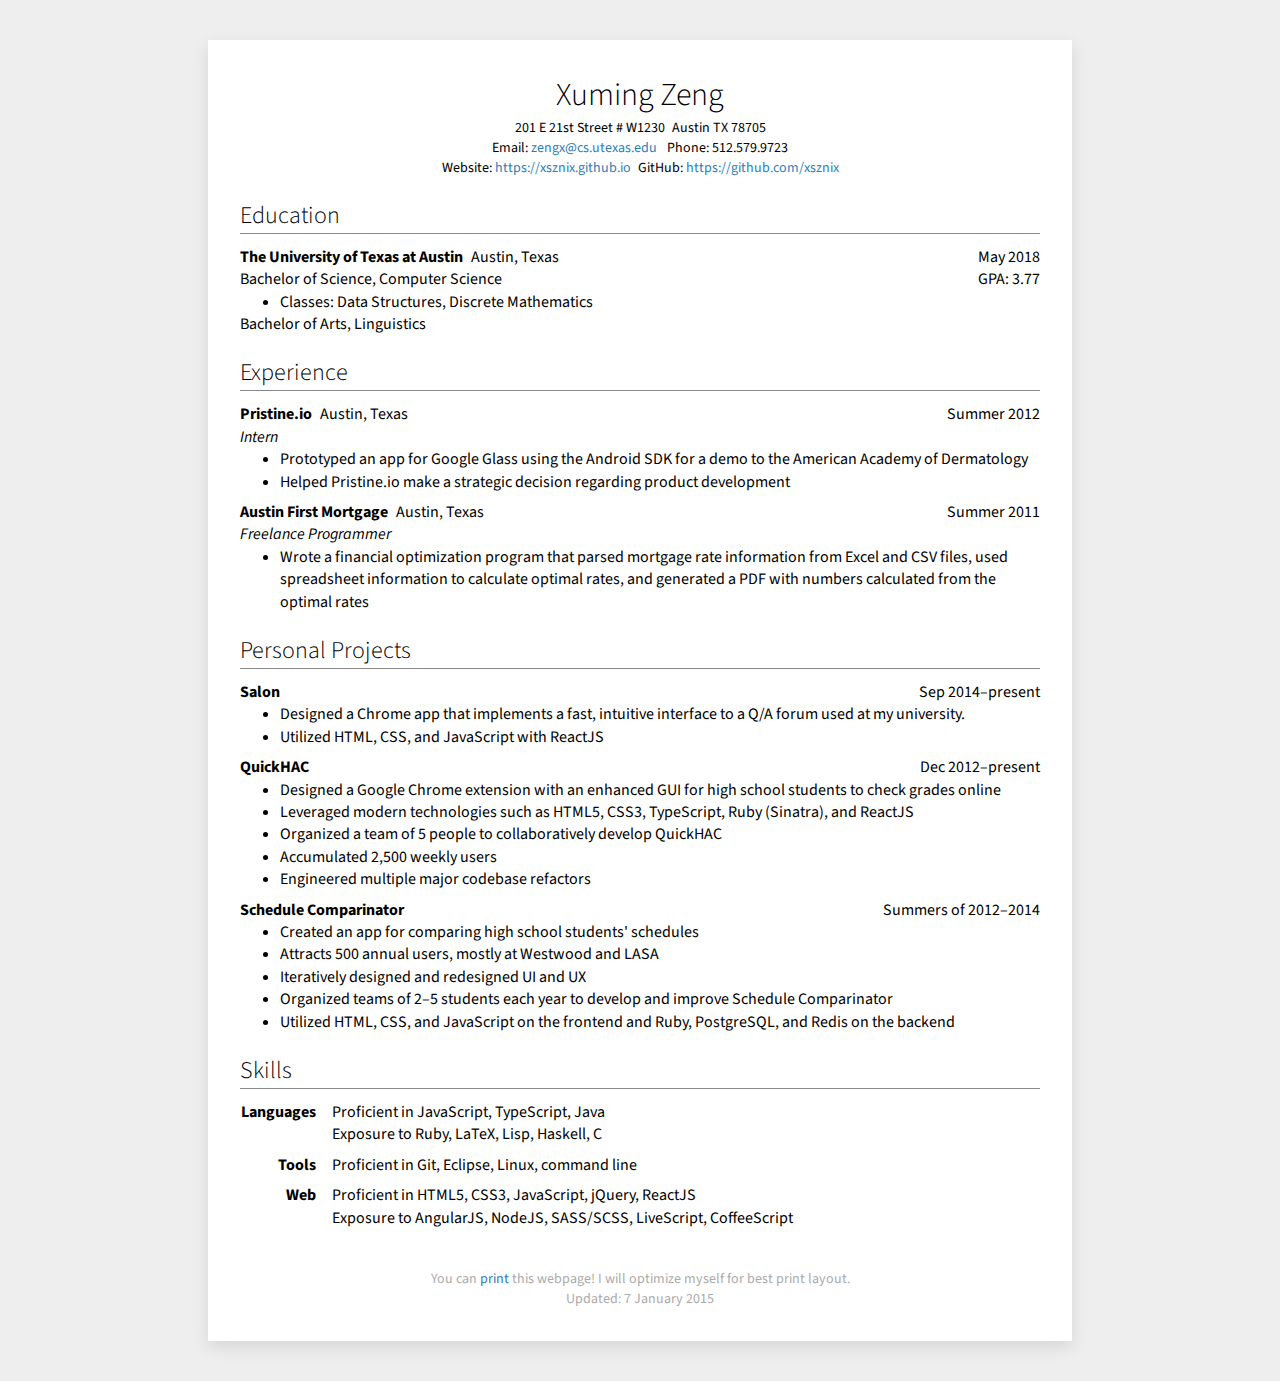
<file: resume/index.html>
<!doctype html>
<html>
<head>
	<title>Xuming Zeng's Résumé</title>
	<meta charset="utf-8">
	<meta name="viewport" content="width=device-width, user-scalable=yes">
	<link rel="stylesheet" href="index.css">
</head>
<body>
	<main>
		<header>
			<h1 id="name">Xuming Zeng</h1>
			<div id="personal">
				201 E 21st Street # W1230&ensp;Austin TX 78705<br>
				Email: <a href="mailto:zengx@cs.utexas.edu">zengx@cs.utexas.edu</a>
					&ensp;Phone: 512.579.9723<br>
				<div id="links">
					<span>Website: <a href="http://xsznix.github.io">https://xsznix.github.io</a></span>
					&ensp;<span>GitHub: <a href="http://github.com/xsznix">https://github.com/xsznix</a></span>
				</div>
			</div>
		</header>

		<h2>Education</h2>
		<section>
			<p><b>The University of Texas at Austin</b>&ensp;Austin, Texas
				<span class="right">May 2018</span><br>
			Bachelor of Science, Computer Science
				<span class="right">GPA: 3.77</span></p>
			<ul>
				<li>Classes: Data Structures, Discrete Mathematics</li>
			</ul>
			Bachelor of Arts, Linguistics
		</section>

		<h2>Experience</h2>
		<section>
			<p><b>Pristine.io</b>&ensp;Austin, Texas
				<span class="right">Summer 2012</span><br>
				<i>Intern</i></p>
			<ul>
				<li>Prototyped an app for Google Glass using the Android SDK for a demo to the American Academy of Dermatology</li>
				<li>Helped Pristine.io make a strategic decision regarding product development</li>
			</ul>

			<p><b>Austin First Mortgage</b>&ensp;Austin, Texas
				<span class="right">Summer 2011</span><br>
				<i>Freelance Programmer</i></p>
			<ul>
				<li>Wrote a financial optimization program that parsed mortgage rate information from Excel and CSV files, used spreadsheet information to calculate optimal rates, and generated a PDF with numbers calculated from the optimal rates</li>
			</ul>
		</section>

		<h2>Personal Projects</h2>
		<section>
			<p><b>Salon</b>
				<span class="right">Sep 2014&ndash;present</span></p>
			<ul>
				<li>Designed a Chrome app that implements a fast, intuitive interface to a Q/A forum used at my university.</li>
				<li>Utilized HTML, CSS, and JavaScript with ReactJS</li>
			</ul>

			<p><b>QuickHAC</b>
				<span class="right">Dec 2012&ndash;present</span></p>
			<ul>
				<li>Designed a Google Chrome extension with an enhanced GUI for high school students to check grades online</li>
				<li>Leveraged modern technologies such as HTML5, CSS3, TypeScript, Ruby (Sinatra), and ReactJS</li>
				<li>Organized a team of 5 people to collaboratively develop QuickHAC</li>
				<li>Accumulated 2,500 weekly users</li>
				<li>Engineered multiple major codebase refactors</li>
			</ul>

			<p><b>Schedule Comparinator</b>
				<span class="right">Summers of 2012&ndash;2014</span></p>
			<ul>
				<li>Created an app for comparing high school students' schedules</li>
				<li>Attracts 500 annual users, mostly at Westwood and LASA</li>
				<li>Iteratively designed and redesigned UI and UX</li>
				<li>Organized teams of 2&ndash;5 students each year to develop and improve Schedule Comparinator</li>
				<li>Utilized HTML, CSS, and JavaScript on the frontend and Ruby, PostgreSQL, and Redis on the backend</li>
			</ul>
		</section>

		<h2>Skills</h2>
		<section>
			<div class="skill-type">
				<div class="skill-type-title">Languages</div>
				<div class="skills">
					Proficient in JavaScript, TypeScript, Java<br>
					Exposure to Ruby, LaTeX, Lisp, Haskell, C</div>
			</div>
			<div class="skill-type">
				<div class="skill-type-title">Tools</div>
				<div class="skills">
					Proficient in Git, Eclipse, Linux, command line</div>
			</div>
			<div class="skill-type">
				<div class="skill-type-title">Web</div>
				<div class="skills">
					Proficient in HTML5, CSS3, JavaScript, jQuery, ReactJS<br>
					Exposure to AngularJS, NodeJS, SASS/SCSS, LiveScript, CoffeeScript</div>
			</div>
		</section>

		<div class="screen-only fine-print">You can <a href="#" onclick="javascript:print();void 0">print</a> this webpage! I will optimize myself for best print layout.<br>Updated: 7 January 2015</div>
	</main>
</body>
</html>
</file>
<file: resume/index.css>
@import url(http://fonts.googleapis.com/css?family=Source+Sans+Pro:400,300,600,400italic,700);

html, body {
	display: flex;
	justify-content: center;

	background: #eee;
}

a {
	color: #2980b9;
	text-decoration: inherit;
}

a:hover {
	text-decoration: underline;
}

span.right {
	float: right;
}

main {
	flex: 1 1 auto;
	display: flex;
	flex-direction: column;

	width: 800px;
	margin: 32px;
	padding: 32px;

	background: #fff;
	box-shadow: 0px 6px 16px rgba(0, 0, 0, .1);
	
	font-family: 'Source Sans Pro';
}

header {
	display: flex;
	flex-direction: column;

	width: 100%;
}

#name {
	margin: 0;

	text-align: center;
	font-weight: 300;
}

#personal {
	text-align: center;
	font-size: 14px;
}

#links {
	display: flex;
	justify-content: center;
}

h2 {
	border-bottom: 1px solid #888;
	margin-bottom: 4px;

	font-weight: 300;
}

section {
	line-height: 140%;
}

section p {
	margin: 8px 0 0 0;
}

ul {
	margin: 0;
}

.skill-type {
	display: flex;
	justify-content: justify;
	margin: 8px 0;
}

.skill-type-title {
	width: 76px;
	margin-right: 8px;
	font-weight: 700;
	text-align: right;
}

.skills {
	flex: 1 0;
	margin-left: 8px;
}

.fine-print {
	margin: 32px 0 0 0;
	text-align: center;
	color: #aaa;
	font-size: 14px;
}

@media screen {
	.print-only {
		display: none;
	}
}

@media screen and (max-width:900px) {
	html, body {
		justify-content: justify;
		width: 100%;

		background: none;
	}

	main {
		width: 100%;
		margin: 0;
		padding: 16px;

		background: none;
		border: none;
		box-shadow: none;
	}
}

@media screen and (max-width: 660px) {
	.extra {
		display: none;
	}
}

@media screen and (max-width: 480px) {
	span.right {
	}
}

@media print {
	.screen-only {
		display: none;
	}

	html, body {
		justify-content: justify;
		width: 100%;

		background: none;
	}

	main {
		width: 100%;
		margin: 0;
		padding: 0;

		background: none;
		border: none;
		box-shadow: none;
	}

	header div, header span, section {
		font-size: 12px !important;
	}

	a {
		color: inherit;
		text-decoration: inherit;
	}
}
</file>
